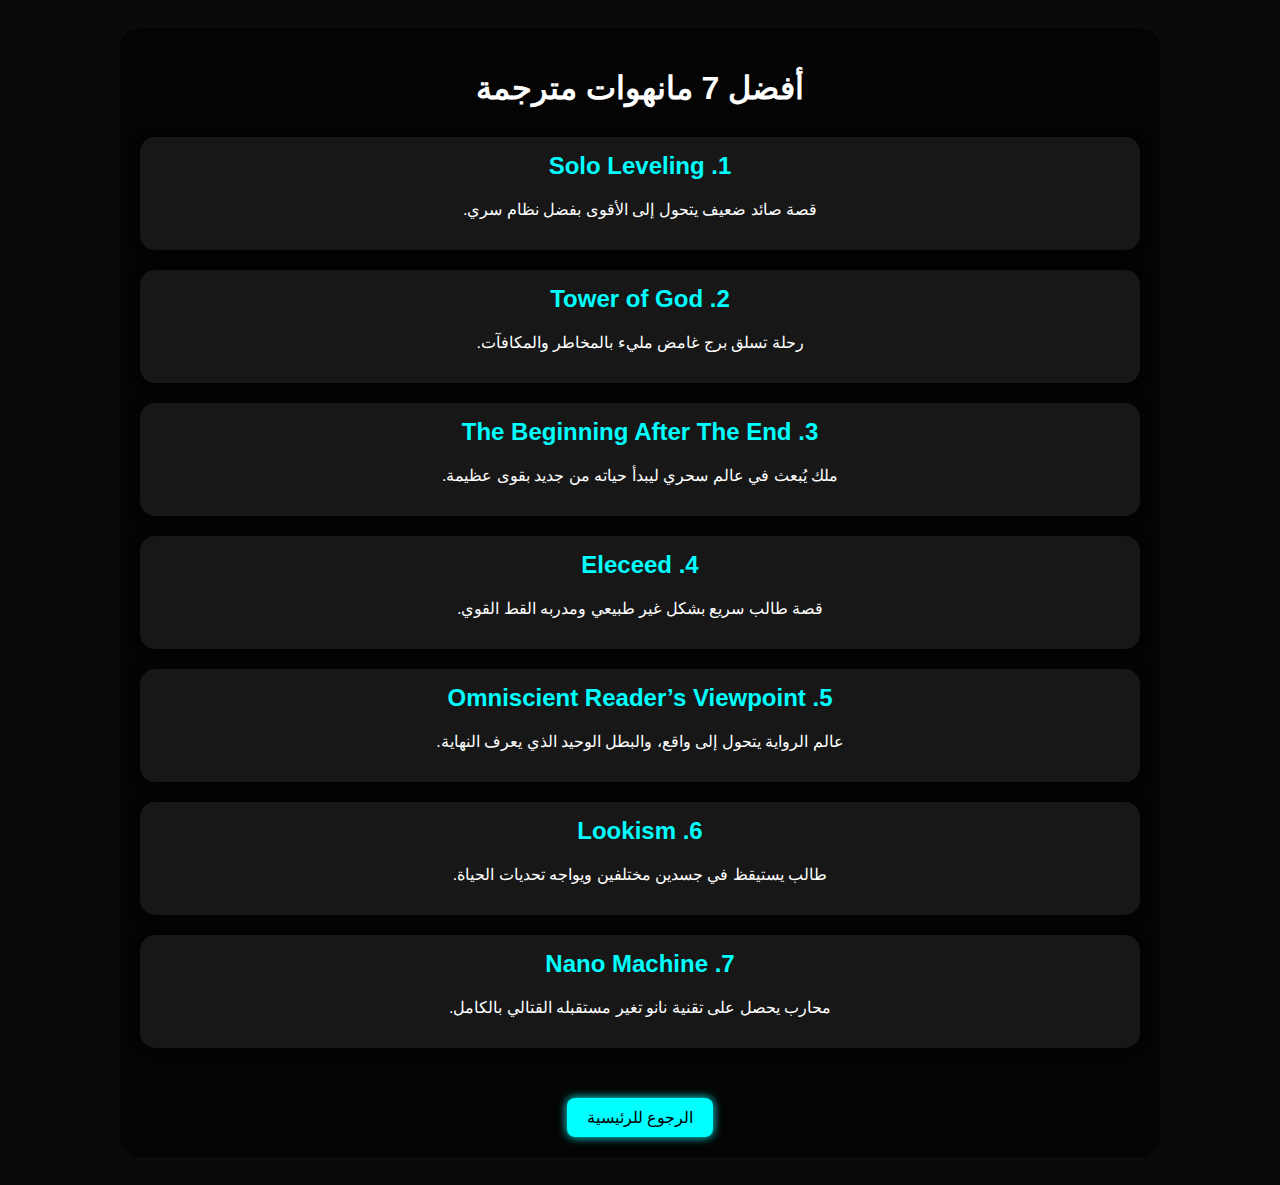
<file: manhwa.html>
<!DOCTYPE html>
<html lang="ar" dir="rtl">
<head>
  <meta charset="UTF-8">
  <title>أفضل 7 مانهوات</title>
  <link rel="stylesheet" href="style.css">
  <style>
    .container {
      max-width: 1000px;
      margin: auto;
      padding: 20px;
      background-color: rgba(0, 0, 0, 0.6);
      border-radius: 20px;
    }
    .manhwa-card {
      background-color: rgba(255, 255, 255, 0.08);
      border-radius: 15px;
      padding: 15px;
      margin-bottom: 20px;
      color: white;
      box-shadow: 0 0 10px #000000aa;
      transition: transform 0.3s;
    }
    .manhwa-card:hover {
      transform: scale(1.02);
    }
    .manhwa-card h2 {
      margin-top: 0;
      color: #00ffff;
    }
    h1 {
      text-align: center;
      color: #fff;
      margin-bottom: 30px;
    }
    .back-btn {
      display: inline-block;
      margin-top: 30px;
      padding: 10px 20px;
      background-color: #00ffff;
      color: black;
      text-decoration: none;
      border-radius: 8px;
      box-shadow: 0 0 10px #00ffff;
    }
  </style>
</head>
<body>
  <div class="container">
    <h1>أفضل 7 مانهوات مترجمة</h1>

    <div class="manhwa-card">
      <h2>1. Solo Leveling</h2>
      <p>قصة صائد ضعيف يتحول إلى الأقوى بفضل نظام سري.</p>
    </div>

    <div class="manhwa-card">
      <h2>2. Tower of God</h2>
      <p>رحلة تسلق برج غامض مليء بالمخاطر والمكافآت.</p>
    </div>

    <div class="manhwa-card">
      <h2>3. The Beginning After The End</h2>
      <p>ملك يُبعث في عالم سحري ليبدأ حياته من جديد بقوى عظيمة.</p>
    </div>

    <div class="manhwa-card">
      <h2>4. Eleceed</h2>
      <p>قصة طالب سريع بشكل غير طبيعي ومدربه القط القوي.</p>
    </div>

    <div class="manhwa-card">
      <h2>5. Omniscient Reader’s Viewpoint</h2>
      <p>عالم الرواية يتحول إلى واقع، والبطل الوحيد الذي يعرف النهاية.</p>
    </div>

    <div class="manhwa-card">
      <h2>6. Lookism</h2>
      <p>طالب يستيقظ في جسدين مختلفين ويواجه تحديات الحياة.</p>
    </div>

    <div class="manhwa-card">
      <h2>7. Nano Machine</h2>
      <p>محارب يحصل على تقنية نانو تغير مستقبله القتالي بالكامل.</p>
    </div>

    <a href="index.html" class="back-btn">الرجوع للرئيسية</a>
  </div>
</body>
</html>
</file>
<file: style.css>
body {
  background-color: #0a0a0a;
  color: white;
  font-family: Arial, sans-serif;
  text-align: center;
  padding: 20px;
}

.title {
  font-size: 2.5em;
  margin-bottom: 30px;
  color: #00ffe5;
}

.cards-container {
  display: flex;
  flex-wrap: wrap;
  justify-content: center;
  gap: 20px;
}

.card {
  background-color: #1c1c1c;
  border-radius: 15px;
  padding: 15px;
  width: 280px;
  box-shadow: 0 0 15px rgba(0,255,230,0.1);
  transition: transform 0.3s;
}

.card:hover {
  transform: scale(1.05);
}

.card img {
  width: 100%;
  border-radius: 10px;
}

.card h2 {
  margin: 10px 0;
  color: #00ffe5;
}

.card p {
  font-size: 0.95em;
  margin-bottom: 10px;
}

.licensed {
  display: inline-block;
  background-color: #00b050;
  padding: 5px 10px;
  border-radius: 20px;
  font-size: 0.8em;
  color: white;
}
</file>
